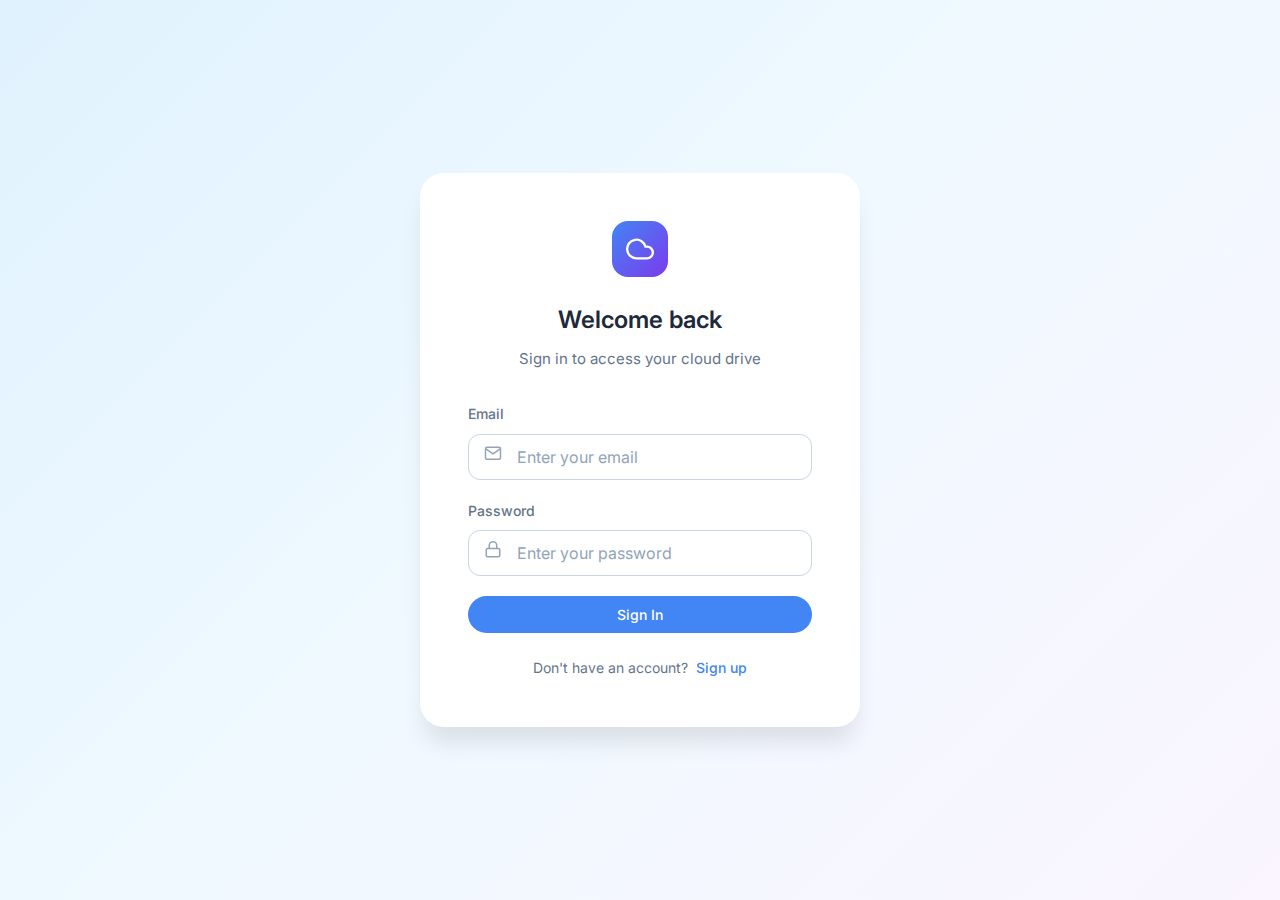
<file: frontend/index.html>
<!DOCTYPE html>
<html lang="en">

<head>
  <meta charset="UTF-8">
  <meta name="viewport" content="width=device-width, initial-scale=1.0">
  <title>Cloud Drive - AI Powered File Storage</title>
  <link rel="preconnect" href="https://fonts.googleapis.com">
  <link rel="preconnect" href="https://fonts.gstatic.com" crossorigin>
  <link href="https://fonts.googleapis.com/css2?family=Inter:wght@300;400;500;600;700&display=swap" rel="stylesheet">
  <link rel="stylesheet" href="styles.css">
  <link rel="icon"
    href="data:image/svg+xml,<svg xmlns='http://www.w3.org/2000/svg' viewBox='0 0 100 100'><text y='.9em' font-size='90'>☁️</text></svg>">
</head>

<body>
  <!-- Auth Container -->
  <div id="auth-container" class="auth-container">
    <div class="auth-card">
      <div class="auth-logo">
        <svg width="28" height="28" viewBox="0 0 24 24" fill="none" stroke="white" stroke-width="2">
          <path d="M18 10h-1.26A8 8 0 1 0 9 20h9a5 5 0 0 0 0-10z"></path>
        </svg>
      </div>
      <h1 class="auth-title" id="auth-title">Welcome back</h1>
      <p class="auth-subtitle" id="auth-subtitle">Sign in to access your cloud drive</p>

      <div id="auth-error" class="alert alert-error" style="display: none;"></div>

      <form id="auth-form">
        <div class="form-group">
          <label class="form-label">Email</label>
          <div class="input-with-icon">
            <span class="input-icon">
              <svg width="18" height="18" viewBox="0 0 24 24" fill="none" stroke="currentColor" stroke-width="2">
                <path d="M4 4h16c1.1 0 2 .9 2 2v12c0 1.1-.9 2-2 2H4c-1.1 0-2-.9-2-2V6c0-1.1.9-2 2-2z"></path>
                <polyline points="22,6 12,13 2,6"></polyline>
              </svg>
            </span>
            <input type="email" id="email" class="form-input" placeholder="Enter your email" required>
          </div>
        </div>

        <div class="form-group">
          <label class="form-label">Password</label>
          <div class="input-with-icon">
            <span class="input-icon">
              <svg width="18" height="18" viewBox="0 0 24 24" fill="none" stroke="currentColor" stroke-width="2">
                <rect x="3" y="11" width="18" height="11" rx="2" ry="2"></rect>
                <path d="M7 11V7a5 5 0 0 1 10 0v4"></path>
              </svg>
            </span>
            <input type="password" id="password" class="form-input" placeholder="Enter your password" required
              minlength="6">
          </div>
        </div>

        <button type="submit" class="btn btn-primary btn-full" id="auth-btn">
          Sign In
        </button>
      </form>

      <p class="auth-footer">
        <span id="auth-toggle-text">Don't have an account?</span>
        <a href="#" id="auth-toggle">Sign up</a>
      </p>
    </div>
  </div>

  <!-- Dashboard Container -->
  <div id="dashboard-container" class="app-container" style="display: none;">
    <!-- Navbar -->
    <nav class="navbar">
      <div class="navbar-brand">
        <div class="navbar-logo">
          <svg width="22" height="22" viewBox="0 0 24 24" fill="none" stroke="white" stroke-width="2">
            <path d="M18 10h-1.26A8 8 0 1 0 9 20h9a5 5 0 0 0 0-10z"></path>
          </svg>
        </div>
        <span>Cloud Drive</span>
      </div>
      <div class="navbar-actions">
        <div class="profile-dropdown">
          <button class="btn btn-secondary profile-toggle" id="profile-toggle">
            <svg width="18" height="18" viewBox="0 0 24 24" fill="none" stroke="currentColor" stroke-width="2"
              style="margin-right: 6px;">
              <path d="M20 21v-2a4 4 0 0 0-4-4H8a4 4 0 0 0-4 4v2"></path>
              <circle cx="12" cy="7" r="4"></circle>
            </svg>
            Profile
            <svg width="16" height="16" viewBox="0 0 24 24" fill="none" stroke="currentColor" stroke-width="2"
              style="margin-left: 6px;">
              <polyline points="6 9 12 15 18 9"></polyline>
            </svg>
          </button>
          <div class="profile-menu" id="profile-menu">
            <button class="profile-menu-item" id="user-profile-btn">
              <svg width="18" height="18" viewBox="0 0 24 24" fill="none" stroke="currentColor" stroke-width="2">
                <path d="M20 21v-2a4 4 0 0 0-4-4H8a4 4 0 0 0-4 4v2"></path>
                <circle cx="12" cy="7" r="4"></circle>
              </svg>
              User Profile
            </button>
            <div class="profile-menu-divider"></div>
            <button class="profile-menu-item" id="logout-btn">
              <svg width="18" height="18" viewBox="0 0 24 24" fill="none" stroke="currentColor" stroke-width="2">
                <path d="M9 21H5a2 2 0 0 1-2-2V5a2 2 0 0 1 2-2h4"></path>
                <polyline points="16 17 21 12 16 7"></polyline>
                <line x1="21" y1="12" x2="9" y2="12"></line>
              </svg>
              Sign Out
            </button>
          </div>
        </div>
      </div>
    </nav>

    <!-- Main Layout -->
    <div class="dashboard">
      <!-- Sidebar -->
      <aside class="sidebar">
        <div class="sidebar-section">
          <button class="btn btn-primary btn-full" id="upload-btn" style="margin-bottom: 24px;">
            <svg width="20" height="20" viewBox="0 0 24 24" fill="none" stroke="currentColor" stroke-width="2">
              <line x1="12" y1="5" x2="12" y2="19"></line>
              <line x1="5" y1="12" x2="19" y2="12"></line>
            </svg>
            New Upload
          </button>

          <nav class="sidebar-nav">
            <div class="sidebar-item active" data-tab="files">
              <svg class="sidebar-item-icon" viewBox="0 0 24 24" fill="none" stroke="currentColor" stroke-width="2">
                <path d="M22 19a2 2 0 0 1-2 2H4a2 2 0 0 1-2-2V5a2 2 0 0 1 2-2h5l2 3h9a2 2 0 0 1 2 2z"></path>
              </svg>
              My Files
            </div>
            <div class="sidebar-item" data-tab="chat">
              <svg class="sidebar-item-icon" viewBox="0 0 24 24" fill="none" stroke="currentColor" stroke-width="2">
                <path d="M21 15a2 2 0 0 1-2 2H7l-4 4V5a2 2 0 0 1 2-2h14a2 2 0 0 1 2 2z"></path>
              </svg>
              AI Assistant
            </div>
          </nav>
        </div>

        <div class="sidebar-section">
          <div class="sidebar-title">Storage</div>
          <div style="padding: 0 12px;">
            <div class="storage-bar">
              <div class="storage-fill" id="storage-fill"></div>
            </div>
            <p class="storage-text"><span id="file-count">0</span> files uploaded</p>
          </div>
        </div>
      </aside>

      <!-- Main Content -->
      <main class="main-content">
        <!-- Files Tab -->
        <div id="files-tab">
          <!-- Upload Zone -->
          <div class="upload-zone" id="upload-zone">
            <input type="file" id="file-input" accept=".pdf,.txt,.md" style="display: none;">
            <div class="upload-icon">
              <svg width="28" height="28" viewBox="0 0 24 24" fill="none" stroke="currentColor" stroke-width="2">
                <path d="M21 15v4a2 2 0 0 1-2 2H5a2 2 0 0 1-2-2v-4"></path>
                <polyline points="17 8 12 3 7 8"></polyline>
                <line x1="12" y1="3" x2="12" y2="15"></line>
              </svg>
            </div>
            <p class="upload-title">Drop files here or <span class="text-accent">browse</span></p>
            <p class="upload-subtitle">Supports PDF, TXT, Markdown • Max 50MB</p>
          </div>

          <!-- Upload Progress -->
          <div id="upload-progress" class="upload-progress" style="display: none;">
            <div class="upload-progress-bar">
              <div class="upload-progress-fill" id="progress-fill"></div>
            </div>
            <p class="upload-progress-text">Uploading... <span id="progress-percent">0</span>%</p>
          </div>

          <!-- Files Grid -->
          <div id="files-section" style="margin-top: 24px;">
            <div class="section-header">
              <h2 class="section-title">Recent Files</h2>
              <button class="btn btn-ghost" id="refresh-btn">
                <svg width="16" height="16" viewBox="0 0 24 24" fill="none" stroke="currentColor" stroke-width="2">
                  <polyline points="23 4 23 10 17 10"></polyline>
                  <path d="M20.49 15a9 9 0 1 1-2.12-9.36L23 10"></path>
                </svg>
              </button>
            </div>
            <div id="files-grid" class="files-grid"></div>
            <div id="empty-state" class="empty-state">
              <div class="empty-icon">
                <svg width="40" height="40" viewBox="0 0 24 24" fill="none" stroke="currentColor" stroke-width="1.5">
                  <path d="M22 19a2 2 0 0 1-2 2H4a2 2 0 0 1-2-2V5a2 2 0 0 1 2-2h5l2 3h9a2 2 0 0 1 2 2z"></path>
                </svg>
              </div>
              <h3>No files yet</h3>
              <p>Upload your first file to get started</p>
            </div>
          </div>
        </div>

        <!-- Chat Tab -->
        <div id="chat-tab" style="display: none;">
          <div class="chat-container">
            <div class="chat-header">
              <div class="chat-header-content">
                <div class="chat-avatar">
                  <svg width="20" height="20" viewBox="0 0 24 24" fill="none" stroke="white" stroke-width="2">
                    <path d="M21 15a2 2 0 0 1-2 2H7l-4 4V5a2 2 0 0 1 2-2h14a2 2 0 0 1 2 2z"></path>
                  </svg>
                </div>
                <div>
                  <h3>AI Assistant</h3>
                  <p>Ask questions about your documents</p>
                </div>
              </div>
            </div>

            <!-- Document Selector -->
            <div class="doc-selector" id="doc-selector">
              <div class="doc-selector-header">
                <span class="doc-selector-title">📄 Search in: <span id="selected-count">All documents</span></span>
                <div class="doc-selector-actions">
                  <button class="btn-link" id="select-all-docs">Select All</button>
                  <button class="btn-link" id="clear-all-docs">Clear All</button>
                </div>
              </div>
              <div class="doc-selector-list" id="doc-list"></div>
            </div>

            <div class="chat-messages" id="chat-messages">
              <div class="chat-empty">
                <div class="chat-empty-icon">
                  <svg width="32" height="32" viewBox="0 0 24 24" fill="none" stroke="currentColor" stroke-width="1.5">
                    <circle cx="12" cy="12" r="10"></circle>
                    <path d="M9.09 9a3 3 0 0 1 5.83 1c0 2-3 3-3 3"></path>
                    <line x1="12" y1="17" x2="12.01" y2="17"></line>
                  </svg>
                </div>
                <h3>How can I help you?</h3>
                <p>I can answer questions about your uploaded documents</p>
                <div class="chat-suggestions">
                  <button class="btn btn-secondary suggestion-btn">Summarize my files</button>
                  <button class="btn btn-secondary suggestion-btn">Find key points</button>
                  <button class="btn btn-secondary suggestion-btn">Search for topics</button>
                </div>
              </div>
            </div>

            <div class="chat-input-container">
              <form id="chat-form" class="chat-input-wrapper">
                <input type="text" id="chat-input" class="chat-input"
                  placeholder="Ask a question about your documents..." disabled>
                <button type="submit" class="btn btn-primary btn-icon chat-send-btn" disabled>
                  <svg width="20" height="20" viewBox="0 0 24 24" fill="none" stroke="currentColor" stroke-width="2">
                    <line x1="22" y1="2" x2="11" y2="13"></line>
                    <polygon points="22 2 15 22 11 13 2 9 22 2"></polygon>
                  </svg>
                </button>
              </form>
            </div>
          </div>
        </div>


    </div>
  </div>

  <!-- Toast -->
  <div id="toast" class="toast"></div>

  <!-- Profile Modal -->
  <div id="profile-modal" class="modal-overlay">
    <div class="modal-content">
      <div class="modal-header">
        <h2 class="modal-title">User Profile</h2>
        <button class="modal-close" onclick="closeProfileModal()">
          <svg width="24" height="24" viewBox="0 0 24 24" fill="none" stroke="currentColor" stroke-width="2">
            <line x1="18" y1="6" x2="6" y2="18"></line>
            <line x1="6" y1="6" x2="18" y2="18"></line>
          </svg>
        </button>
      </div>
      <div id="profile-details">
        <div style="text-align: center; margin-bottom: 24px;">
          <div class="chat-avatar" style="width: 80px; height: 80px; margin: 0 auto 16px; font-size: 32px;">
            👤
          </div>
          <h3 id="profile-email" style="font-size: 1.125rem;">loading...</h3>
          <p id="profile-role" style="color: var(--text-muted); font-size: 0.875rem;">User</p>
        </div>
        <div style="background: var(--bg-tertiary); padding: 16px; border-radius: var(--radius-md);">
          <div style="display: flex; justify-content: space-between; margin-bottom: 8px;">
            <span style="color: var(--text-secondary);">Member since</span>
            <strong id="profile-date">-</strong>
          </div>
        </div>
      </div>
    </div>
  </div>

  <script src="app.js"></script>
</body>

</html>
</file>
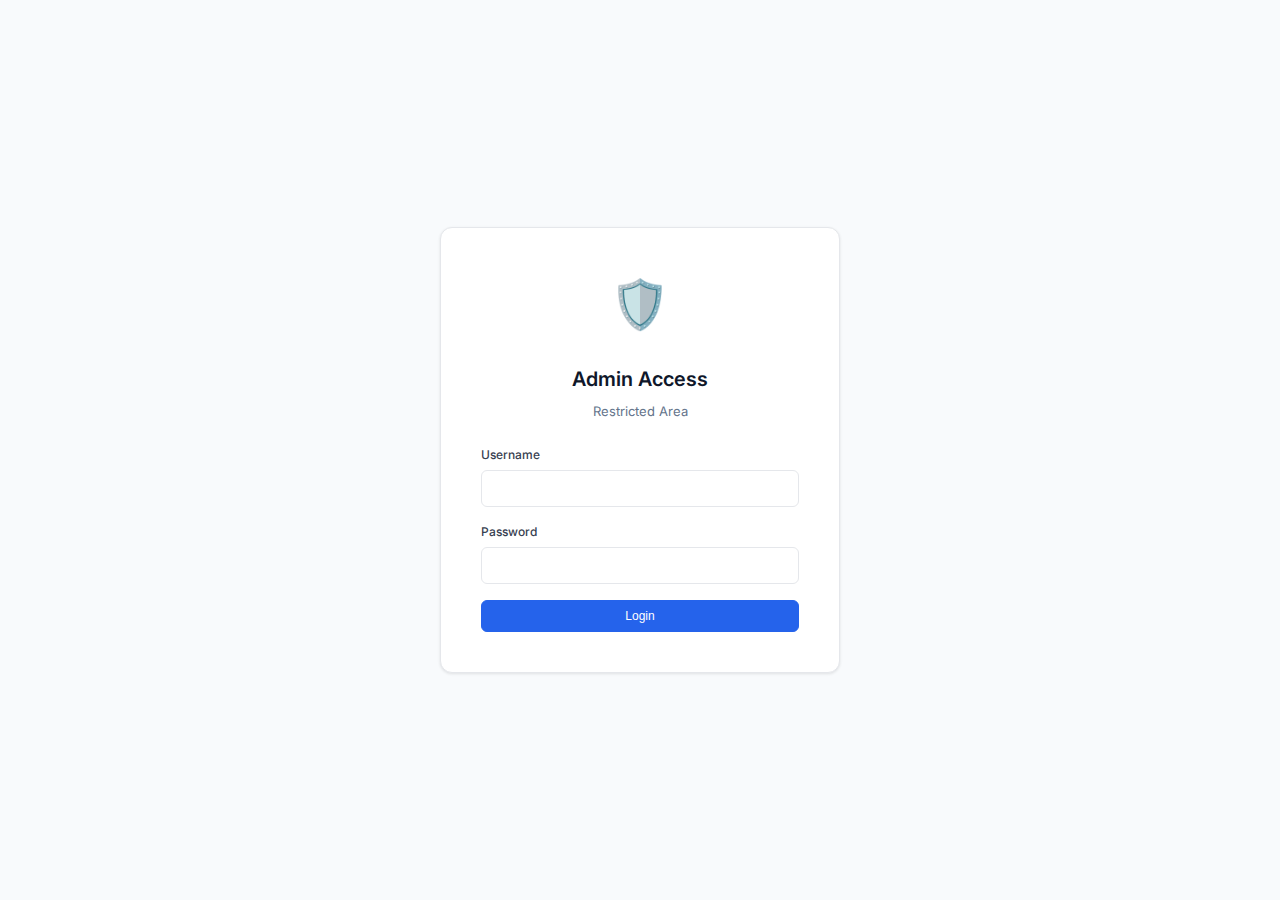
<file: frontend/admin.html>
<!DOCTYPE html>
<html lang="en">

<head>
    <meta charset="UTF-8">
    <meta name="viewport" content="width=device-width, initial-scale=1.0">
    <title>Admin Dashboard - AI Cloud Drive</title>
    <link href="https://fonts.googleapis.com/css2?family=Inter:wght@400;500;600&display=swap" rel="stylesheet">
    <style>
        :root {
            --bg: #F8FAFC;
            --bg-card: #FFFFFF;
            --border: #E5E7EB;
            --border-light: #F1F5F9;
            --text: #0F172A;
            --text-secondary: #374151;
            --text-muted: #64748B;
            --text-faint: #94A3B8;
            --accent: #2563EB;
            --success: #16A34A;
            --error: #DC2626;
        }

        * {
            margin: 0;
            padding: 0;
            box-sizing: border-box;
        }

        body {
            font-family: 'Inter', -apple-system, sans-serif;
            background: var(--bg);
            color: var(--text);
            font-size: 13px;
            line-height: 1.5;
        }

        .container {
            max-width: 1400px;
            margin: 0 auto;
            padding: 24px;
        }

        /* Header */
        .header {
            display: flex;
            justify-content: space-between;
            align-items: center;
            margin-bottom: 24px;
            padding-bottom: 16px;
            border-bottom: 1px solid var(--border);
        }

        .header h1 {
            font-size: 18px;
            font-weight: 600;
            margin-bottom: 2px;
        }

        .header-subtitle {
            font-size: 12px;
            color: var(--text-muted);
        }

        .btn {
            padding: 8px 16px;
            font-size: 12px;
            border: 1px solid var(--border);
            border-radius: 6px;
            background: var(--bg-card);
            color: var(--text-secondary);
            cursor: pointer;
            font-weight: 500;
            transition: all 0.2s;
        }

        .btn:hover {
            background: var(--bg);
        }

        .btn-primary {
            background: var(--accent);
            color: white;
            border-color: var(--accent);
        }

        .btn-primary:hover {
            background: #1d4ed8;
        }

        /* Login Container */
        .admin-login-container {
            display: flex;
            height: 100vh;
            align-items: center;
            justify-content: center;
            background: var(--bg);
        }

        .auth-card {
            background: var(--bg-card);
            border: 1px solid var(--border);
            border-radius: 12px;
            padding: 40px;
            width: 100%;
            max-width: 400px;
            box-shadow: 0 1px 3px rgba(0, 0, 0, 0.1);
        }

        .auth-logo {
            text-align: center;
            margin-bottom: 24px;
        }

        .auth-title {
            font-size: 20px;
            font-weight: 600;
            text-align: center;
            margin-bottom: 8px;
        }

        .auth-subtitle {
            font-size: 13px;
            color: var(--text-muted);
            text-align: center;
            margin-bottom: 24px;
        }

        .form-group {
            margin-bottom: 16px;
        }

        .form-label {
            display: block;
            font-size: 12px;
            font-weight: 500;
            color: var(--text-secondary);
            margin-bottom: 6px;
        }

        .form-input {
            width: 100%;
            padding: 10px 12px;
            font-size: 13px;
            border: 1px solid var(--border);
            border-radius: 6px;
            background: var(--bg-card);
            color: var(--text);
        }

        .form-input:focus {
            outline: none;
            border-color: var(--accent);
        }

        .alert {
            padding: 10px 14px;
            border-radius: 6px;
            font-size: 12px;
            margin-bottom: 16px;
        }

        .alert-error {
            background: #FEF2F2;
            border: 1px solid #FECACA;
            color: #991B1B;
        }

        /* KPI Grid */
        .kpi-grid {
            display: grid;
            grid-template-columns: repeat(3, 1fr);
            gap: 16px;
            margin-bottom: 24px;
        }

        .kpi-card {
            background: var(--bg-card);
            border: 1px solid var(--border);
            border-radius: 8px;
            padding: 20px;
        }

        .kpi-value {
            font-size: 32px;
            font-weight: 600;
            color: var(--text);
            line-height: 1;
        }

        .kpi-label {
            font-size: 12px;
            color: var(--text-muted);
            text-transform: uppercase;
            letter-spacing: 0.5px;
            margin-top: 8px;
        }

        /* Table */
        .table-card {
            background: var(--bg-card);
            border: 1px solid var(--border);
            border-radius: 8px;
            overflow: hidden;
        }

        .table-toolbar {
            padding: 14px 20px;
            border-bottom: 1px solid var(--border);
            display: flex;
            justify-content: space-between;
            align-items: center;
            background: var(--bg);
        }

        .table-title {
            font-size: 13px;
            font-weight: 600;
            color: var(--text-secondary);
        }

        table {
            width: 100%;
            border-collapse: collapse;
        }

        th {
            text-align: left;
            padding: 12px 20px;
            font-size: 11px;
            font-weight: 600;
            color: var(--text-muted);
            text-transform: uppercase;
            letter-spacing: 0.5px;
            background: var(--bg);
            border-bottom: 1px solid var(--border);
        }

        td {
            padding: 16px 20px;
            font-size: 13px;
            border-bottom: 1px solid var(--border-light);
            color: var(--text-secondary);
        }

        tr:last-child td {
            border-bottom: none;
        }

        tr:hover {
            background: var(--bg);
        }

        .file-badge {
            display: inline-block;
            padding: 4px 8px;
            font-size: 11px;
            background: var(--border-light);
            border-radius: 4px;
            margin: 2px;
            cursor: pointer;
            transition: all 0.2s;
        }

        .file-badge:hover {
            background: var(--accent);
            color: white;
        }

        .btn-small {
            padding: 6px 12px;
            font-size: 11px;
            border-radius: 4px;
        }

        /* Modal */
        .modal {
            display: none;
            position: fixed;
            top: 0;
            left: 0;
            width: 100%;
            height: 100%;
            background: rgba(0, 0, 0, 0.5);
            z-index: 1000;
            align-items: center;
            justify-content: center;
        }

        .modal-content {
            background: white;
            border-radius: 12px;
            width: 90%;
            max-width: 800px;
            max-height: 80vh;
            overflow-y: auto;
            padding: 24px;
            box-shadow: 0 10px 40px rgba(0, 0, 0, 0.2);
        }

        .modal-header {
            display: flex;
            justify-content: space-between;
            align-items: center;
            margin-bottom: 20px;
            padding-bottom: 16px;
            border-bottom: 1px solid var(--border);
        }

        .modal-header h3 {
            font-size: 16px;
            font-weight: 600;
        }

        .close {
            cursor: pointer;
            font-size: 24px;
            color: var(--text-muted);
        }

        .close:hover {
            color: var(--text);
        }

        .chat-message {
            margin-bottom: 16px;
            padding: 12px;
            border-radius: 8px;
            border-left: 3px solid var(--accent);
            background: var(--bg);
        }

        .chat-query {
            font-weight: 500;
            color: var(--text);
            margin-bottom: 6px;
        }

        .chat-answer {
            color: var(--text-secondary);
            font-size: 12px;
        }

        .chat-time {
            font-size: 11px;
            color: var(--text-faint);
            margin-top: 6px;
        }

        .empty-state {
            text-align: center;
            padding: 40px;
            color: var(--text-faint);
            font-size: 13px;
        }

        .text-muted {
            color: var(--text-muted);
        }

        .toast {
            position: fixed;
            bottom: 24px;
            right: 24px;
            background: var(--text);
            color: white;
            padding: 12px 20px;
            border-radius: 8px;
            font-size: 13px;
            opacity: 0;
            transition: opacity 0.3s;
            z-index: 2000;
        }

        .toast.show {
            opacity: 1;
        }

        .toast.error {
            background: var(--error);
        }

        .badge {
            display: inline-block;
            padding: 2px 6px;
            border-radius: 4px;
            font-size: 10px;
            font-weight: 600;
            text-transform: uppercase;
        }

        .badge.success {
            background: #DCFCE7;
            color: #166534;
        }

        .badge.error {
            background: #FEF2F2;
            color: #991B1B;
        }

        .badge.warning {
            background: #FEF9C3;
            color: #854D0E;
        }
    </style>
</head>

<body>
    <!-- Login -->
    <div id="admin-login-container" class="admin-login-container">
        <div class="auth-card">
            <div class="auth-logo">
                <span style="font-size: 48px;">🛡️</span>
            </div>
            <h1 class="auth-title">Admin Access</h1>
            <p class="auth-subtitle">Restricted Area</p>
            <div id="auth-error" class="alert alert-error" style="display: none;"></div>
            <form id="admin-login-form">
                <div class="form-group">
                    <label class="form-label">Username</label>
                    <input type="text" id="admin-username" class="form-input" required>
                </div>
                <div class="form-group">
                    <label class="form-label">Password</label>
                    <input type="password" id="admin-password" class="form-input" required>
                </div>
                <button type="submit" class="btn btn-primary" style="width: 100%;">Login</button>
            </form>
        </div>
    </div>

    <!-- Dashboard -->
    <div id="admin-dashboard" style="display: none;">
        <div class="container">
            <header class="header">
                <div>
                    <h1>🛡️ Admin Dashboard</h1>
                    <div class="header-subtitle">User Management & Analytics</div>
                </div>
                <button class="btn" id="logout-btn">Sign Out</button>
            </header>

            <!-- KPIs -->
            <div class="kpi-grid">
                <div class="kpi-card">
                    <div class="kpi-value" id="totalUsers">—</div>
                    <div class="kpi-label">Total Users</div>
                </div>
                <div class="kpi-card">
                    <div class="kpi-value" id="totalFiles">—</div>
                    <div class="kpi-label">Total Files</div>
                </div>
                <div class="kpi-card">
                    <div class="kpi-value" id="totalChats">—</div>
                    <div class="kpi-label">Total Queries</div>
                </div>
            </div>

            <!-- Users Table -->
            <div class="table-card">
                <div class="table-toolbar">
                    <span class="table-title">All Users</span>
                    <input type="text" id="searchUsers" placeholder="Search users..."
                        style="padding: 6px 12px; border: 1px solid var(--border); border-radius: 6px; font-size: 12px;"
                        oninput="filterUsers()">
                </div>
                <table>
                    <thead>
                        <tr>
                            <th>User</th>
                            <th>Status</th>
                            <th>Usage</th>
                            <th>Last Login</th>
                            <th>Actions</th>
                        </tr>
                    </thead>
                    <tbody id="usersTable">
                        <tr>
                            <td colspan="5" class="empty-state">Loading users...</td>
                        </tr>
                    </tbody>
                </table>
            </div>

            <!-- Files Table -->
            <div class="table-card" style="margin-top: 24px;">
                <div class="table-toolbar">
                    <span class="table-title">All Files</span>
                    <input type="text" id="searchFiles" placeholder="Search files..."
                        style="padding: 6px 12px; border: 1px solid var(--border); border-radius: 6px; font-size: 12px;"
                        oninput="filterFiles()">
                </div>
                <table>
                    <thead>
                        <tr>
                            <th>Filename</th>
                            <th>Owner</th>
                            <th>Size</th>
                            <th>Type</th>
                            <th>Uploaded</th>
                            <th>Actions</th>
                        </tr>
                    </thead>
                    <tbody id="filesTable">
                        <tr>
                            <td colspan="6" class="empty-state">Loading files...</td>
                        </tr>
                    </tbody>
                </table>
            </div>

            <!-- Audit Logs -->
            <div class="table-card" style="margin-top: 24px;">
                <div class="table-toolbar">
                    <span class="table-title">Audit Logs</span>
                </div>
                <table>
                    <thead>
                        <tr>
                            <th>Time</th>
                            <th>Actor</th>
                            <th>Action</th>
                            <th>Target</th>
                            <th>Details</th>
                        </tr>
                    </thead>
                    <tbody id="auditTable">
                        <tr>
                            <td colspan="5" class="empty-state">Loading logs...</td>
                        </tr>
                    </tbody>
                </table>
            </div>
        </div>
    </div>

    <!-- Chat Modal -->
    <div id="chatModal" class="modal">
        <div class="modal-content">
            <div class="modal-header">
                <h3 id="chatModalTitle">User Chats</h3>
                <span class="close" onclick="closeChatModal()">&times;</span>
            </div>
            <div id="chatModalContent">
                <div class="empty-state">Loading chats...</div>
            </div>
        </div>
    </div>

    <!-- Profile Modal -->
    <div id="profileModal" class="modal">
        <div class="modal-content" style="max-width: 600px;">
            <div class="modal-header">
                <h3 id="profileModalTitle">User Profile</h3>
                <span class="close" onclick="closeProfileModal()">&times;</span>
            </div>
            <div id="profileModalContent">
                <div class="empty-state">Loading profile...</div>
            </div>
        </div>
    </div>

    <div id="toast" class="toast"></div>

    <script src="admin.js?v=3"></script>
</body>

</html>
</file>
<file: frontend/styles.css>
@import url('https://fonts.googleapis.com/css2?family=Inter:wght@300;400;500;600;700&display=swap');

* {
    margin: 0;
    padding: 0;
    box-sizing: border-box;
}

:root {
    --bg-primary: #f8fafc;
    --bg-secondary: #ffffff;
    --bg-tertiary: #f1f5f9;
    --bg-hover: #e2e8f0;
    --text-primary: #1e293b;
    --text-secondary: #64748b;
    --text-muted: #94a3b8;
    --accent-blue: #4285f4;
    --accent-blue-hover: #3b78e7;
    --accent-green: #34a853;
    --accent-yellow: #fbbc04;
    --accent-red: #ea4335;
    --border-light: #e2e8f0;
    --border-medium: #cbd5e1;
    --shadow-sm: 0 1px 2px rgba(0, 0, 0, 0.05);
    --shadow-md: 0 4px 6px -1px rgba(0, 0, 0, 0.1);
    --shadow-lg: 0 10px 15px -3px rgba(0, 0, 0, 0.1);
    --shadow-xl: 0 20px 25px -5px rgba(0, 0, 0, 0.1);
    --radius-sm: 8px;
    --radius-md: 12px;
    --radius-lg: 16px;
    --radius-xl: 24px;
    --radius-full: 9999px;
}

body {
    font-family: 'Inter', -apple-system, BlinkMacSystemFont, sans-serif;
    background: var(--bg-primary);
    color: var(--text-primary);
    line-height: 1.6;
    -webkit-font-smoothing: antialiased;
}

/* Buttons */
.btn {
    display: inline-flex;
    align-items: center;
    justify-content: center;
    gap: 8px;
    padding: 10px 20px;
    font-size: 0.875rem;
    font-weight: 500;
    font-family: inherit;
    border-radius: var(--radius-full);
    border: none;
    cursor: pointer;
    transition: all 0.2s ease;
    text-decoration: none;
}

.btn-primary {
    background: var(--accent-blue);
    color: white;
}

.btn-primary:hover {
    background: var(--accent-blue-hover);
    box-shadow: var(--shadow-md);
}

.btn-primary:disabled {
    opacity: 0.6;
    cursor: not-allowed;
}

.btn-secondary {
    background: var(--bg-tertiary);
    color: var(--text-primary);
}

.btn-secondary:hover {
    background: var(--bg-hover);
}

.btn-ghost {
    background: transparent;
    color: var(--text-secondary);
}

.btn-ghost:hover {
    background: var(--bg-tertiary);
}

.btn-icon {
    width: 48px;
    height: 48px;
    padding: 0;
}

.btn-full {
    width: 100%;
}

/* Forms */
.form-group {
    margin-bottom: 20px;
}

.form-label {
    display: block;
    font-size: 0.875rem;
    font-weight: 500;
    color: var(--text-secondary);
    margin-bottom: 8px;
}

.form-input {
    width: 100%;
    padding: 12px 16px;
    font-size: 1rem;
    font-family: inherit;
    border: 1px solid var(--border-medium);
    border-radius: var(--radius-md);
    background: var(--bg-secondary);
    color: var(--text-primary);
    transition: all 0.2s ease;
}

.form-input:focus {
    outline: none;
    border-color: var(--accent-blue);
    box-shadow: 0 0 0 3px rgba(66, 133, 244, 0.15);
}

.form-input::placeholder {
    color: var(--text-muted);
}

.input-with-icon {
    position: relative;
}

.input-icon {
    position: absolute;
    left: 16px;
    top: 50%;
    transform: translateY(-50%);
    color: var(--text-muted);
}

.input-with-icon .form-input {
    padding-left: 48px;
}

/* Alerts */
.alert {
    padding: 12px 16px;
    border-radius: var(--radius-md);
    font-size: 0.875rem;
    margin-bottom: 16px;
}

.alert-error {
    background: #fef2f2;
    color: #991b1b;
    border: 1px solid #fecaca;
}

.alert-success {
    background: #f0fdf4;
    color: #166534;
    border: 1px solid #bbf7d0;
}

/* Auth */
.auth-container {
    min-height: 100vh;
    display: flex;
    align-items: center;
    justify-content: center;
    background: linear-gradient(135deg, #e0f2fe 0%, #f0f9ff 50%, #faf5ff 100%);
    padding: 24px;
}

.auth-card {
    width: 100%;
    max-width: 440px;
    background: var(--bg-secondary);
    border-radius: var(--radius-xl);
    box-shadow: var(--shadow-xl);
    padding: 48px;
}

.auth-logo {
    width: 56px;
    height: 56px;
    background: linear-gradient(135deg, var(--accent-blue) 0%, #7c3aed 100%);
    border-radius: var(--radius-lg);
    display: flex;
    align-items: center;
    justify-content: center;
    margin: 0 auto 24px;
}

.auth-title {
    font-size: 1.5rem;
    font-weight: 600;
    text-align: center;
    margin-bottom: 8px;
}

.auth-subtitle {
    font-size: 0.9375rem;
    color: var(--text-secondary);
    text-align: center;
    margin-bottom: 32px;
}

.auth-footer {
    text-align: center;
    margin-top: 24px;
    font-size: 0.875rem;
    color: var(--text-secondary);
}

.auth-footer a {
    color: var(--accent-blue);
    text-decoration: none;
    font-weight: 500;
    margin-left: 4px;
}

.auth-footer a:hover {
    text-decoration: underline;
}

/* App Layout */
.app-container {
    min-height: 100vh;
    display: flex;
    flex-direction: column;
}

/* Navbar */
.navbar {
    background: var(--bg-secondary);
    border-bottom: 1px solid var(--border-light);
    padding: 12px 24px;
    display: flex;
    align-items: center;
    justify-content: space-between;
    position: sticky;
    top: 0;
    z-index: 100;
}

.navbar-brand {
    display: flex;
    align-items: center;
    gap: 12px;
    font-size: 1.25rem;
    font-weight: 600;
}

.navbar-logo {
    width: 40px;
    height: 40px;
    background: linear-gradient(135deg, var(--accent-blue) 0%, #7c3aed 100%);
    border-radius: var(--radius-md);
    display: flex;
    align-items: center;
    justify-content: center;
}

/* Dashboard */
.dashboard {
    display: flex;
    min-height: calc(100vh - 65px);
}

/* Sidebar */
.sidebar {
    width: 280px;
    background: var(--bg-secondary);
    border-right: 1px solid var(--border-light);
    padding: 24px 16px;
    flex-shrink: 0;
}

.sidebar-section {
    margin-bottom: 32px;
}

.sidebar-title {
    font-size: 0.75rem;
    font-weight: 600;
    color: var(--text-muted);
    text-transform: uppercase;
    letter-spacing: 0.05em;
    padding: 0 12px;
    margin-bottom: 8px;
}

.sidebar-nav {
    display: flex;
    flex-direction: column;
    gap: 4px;
}

.sidebar-item {
    display: flex;
    align-items: center;
    gap: 12px;
    padding: 12px;
    border-radius: var(--radius-md);
    color: var(--text-secondary);
    font-size: 0.9375rem;
    font-weight: 500;
    cursor: pointer;
    transition: all 0.2s ease;
}

.sidebar-item:hover {
    background: var(--bg-tertiary);
    color: var(--text-primary);
}

.sidebar-item.active {
    background: #e8f0fe;
    color: var(--accent-blue);
}

.sidebar-item-icon {
    width: 20px;
    height: 20px;
}

.storage-bar {
    height: 4px;
    background: var(--bg-hover);
    border-radius: 2px;
    overflow: hidden;
    margin-bottom: 8px;
}

.storage-fill {
    width: 0%;
    height: 100%;
    background: var(--accent-blue);
    transition: width 0.3s ease;
}

.storage-text {
    font-size: 0.75rem;
    color: var(--text-muted);
}

/* Main Content */
.main-content {
    flex: 1;
    padding: 24px 32px;
    background: var(--bg-primary);
}

/* Upload Zone */
.upload-zone {
    border: 2px dashed var(--border-medium);
    border-radius: var(--radius-lg);
    padding: 48px;
    text-align: center;
    cursor: pointer;
    transition: all 0.2s ease;
    background: var(--bg-secondary);
}

.upload-zone:hover,
.upload-zone.dragging {
    border-color: var(--accent-blue);
    background: #f0f7ff;
}

.upload-icon {
    width: 64px;
    height: 64px;
    margin: 0 auto 16px;
    background: var(--bg-tertiary);
    border-radius: var(--radius-full);
    display: flex;
    align-items: center;
    justify-content: center;
    color: var(--accent-blue);
}

.upload-title {
    font-size: 1rem;
    font-weight: 500;
    color: var(--text-primary);
    margin-bottom: 4px;
}

.upload-subtitle {
    font-size: 0.875rem;
    color: var(--text-muted);
}

.text-accent {
    color: var(--accent-blue);
}

.upload-progress {
    background: var(--bg-secondary);
    border-radius: var(--radius-md);
    padding: 16px;
    margin-top: 16px;
}

.upload-progress-bar {
    height: 4px;
    background: var(--bg-hover);
    border-radius: 2px;
    overflow: hidden;
}

.upload-progress-fill {
    height: 100%;
    background: var(--accent-blue);
    transition: width 0.2s;
}

.upload-progress-text {
    font-size: 0.875rem;
    color: var(--text-secondary);
    margin-top: 8px;
    text-align: center;
}

/* Files */
.section-header {
    display: flex;
    justify-content: space-between;
    align-items: center;
    margin-bottom: 16px;
}

.section-title {
    font-size: 1rem;
    font-weight: 600;
}

.files-grid {
    display: grid;
    grid-template-columns: repeat(auto-fill, minmax(200px, 1fr));
    gap: 16px;
}

.file-card {
    background: var(--bg-secondary);
    border: 1px solid var(--border-light);
    border-radius: var(--radius-lg);
    padding: 16px;
    transition: all 0.2s ease;
}

.file-card:hover {
    border-color: var(--accent-blue);
    box-shadow: var(--shadow-md);
}

.file-icon {
    width: 48px;
    height: 48px;
    border-radius: var(--radius-md);
    display: flex;
    align-items: center;
    justify-content: center;
    margin-bottom: 12px;
    font-size: 24px;
}

.file-icon.pdf {
    background: #fce4ec;
}

.file-icon.txt {
    background: #f3e5f5;
}

.file-icon.md {
    background: #e3f2fd;
}

.file-name {
    font-size: 0.875rem;
    font-weight: 500;
    color: var(--text-primary);
    margin-bottom: 4px;
    white-space: nowrap;
    overflow: hidden;
    text-overflow: ellipsis;
}

.file-meta {
    font-size: 0.75rem;
    color: var(--text-muted);
}

.file-footer {
    display: flex;
    gap: 4px;
    margin-top: 12px;
    padding-top: 12px;
    border-top: 1px solid var(--border-light);
    align-items: center;
}

.file-status {
    font-size: 0.7rem;
    display: flex;
    align-items: center;
    gap: 4px;
}

.file-status.indexed {
    color: var(--accent-green);
}

.file-status.processing {
    color: var(--accent-yellow);
}

.file-actions {
    margin-left: auto;
    display: flex;
    gap: 2px;
}

.file-action-btn {
    width: 28px;
    height: 28px;
    padding: 0;
    background: transparent;
    border: none;
    border-radius: var(--radius-sm);
    cursor: pointer;
    color: var(--text-muted);
    display: flex;
    align-items: center;
    justify-content: center;
    transition: all 0.2s;
}

.file-action-btn:hover {
    background: var(--bg-tertiary);
    color: var(--text-primary);
}

.file-action-btn.delete:hover {
    color: var(--accent-red);
}

/* Empty State */
.empty-state {
    text-align: center;
    padding: 64px 24px;
}

.empty-icon {
    width: 80px;
    height: 80px;
    margin: 0 auto 24px;
    background: var(--bg-tertiary);
    border-radius: 50%;
    display: flex;
    align-items: center;
    justify-content: center;
    color: var(--text-muted);
}

.empty-state h3 {
    font-size: 1.125rem;
    font-weight: 600;
    margin-bottom: 8px;
}

.empty-state p {
    color: var(--text-muted);
    font-size: 0.875rem;
}

/* Chat */
.chat-container {
    display: flex;
    flex-direction: column;
    height: calc(100vh - 150px);
    background: var(--bg-secondary);
    border-radius: var(--radius-lg);
    border: 1px solid var(--border-light);
    overflow: hidden;
}

.chat-header {
    padding: 16px 24px;
    border-bottom: 1px solid var(--border-light);
}

.chat-header-content {
    display: flex;
    align-items: center;
    gap: 12px;
}

.chat-avatar {
    width: 40px;
    height: 40px;
    background: linear-gradient(135deg, #7c3aed 0%, #4f46e5 100%);
    border-radius: var(--radius-md);
    display: flex;
    align-items: center;
    justify-content: center;
}

.chat-header h3 {
    font-size: 1rem;
    font-weight: 600;
}

.chat-header p {
    font-size: 0.75rem;
    color: var(--text-muted);
}

.chat-messages {
    flex: 1;
    overflow-y: auto;
    padding: 24px;
}

.chat-empty {
    text-align: center;
    padding: 48px 24px;
}

.chat-empty-icon {
    width: 64px;
    height: 64px;
    margin: 0 auto 20px;
    background: linear-gradient(135deg, #f5f3ff 0%, #ede9fe 100%);
    border-radius: 50%;
    display: flex;
    align-items: center;
    justify-content: center;
    color: #7c3aed;
}

.chat-empty h3 {
    font-size: 1.125rem;
    font-weight: 600;
    margin-bottom: 8px;
}

.chat-empty p {
    color: var(--text-muted);
    font-size: 0.875rem;
    margin-bottom: 24px;
}

.chat-suggestions {
    display: flex;
    flex-wrap: wrap;
    gap: 8px;
    justify-content: center;
}

.suggestion-btn {
    font-size: 0.8125rem;
    padding: 8px 16px;
}

.chat-message {
    max-width: 80%;
    margin-bottom: 16px;
}

.chat-message.user {
    margin-left: auto;
}

.message-bubble {
    padding: 12px 16px;
    border-radius: var(--radius-lg);
    font-size: 0.9375rem;
}

.chat-message.user .message-bubble {
    background: var(--accent-blue);
    color: white;
    border-bottom-right-radius: 4px;
}

.chat-message.assistant .message-bubble {
    background: var(--bg-tertiary);
    color: var(--text-primary);
    border-bottom-left-radius: 4px;
}

.chat-input-container {
    padding: 16px 24px;
    border-top: 1px solid var(--border-light);
}

.chat-input-wrapper {
    display: flex;
    gap: 12px;
}

.chat-input {
    flex: 1;
    padding: 14px 20px;
    border: 1px solid var(--border-medium);
    border-radius: var(--radius-full);
    font-size: 0.9375rem;
    font-family: inherit;
    background: var(--bg-primary);
}

.chat-input:focus {
    outline: none;
    border-color: var(--accent-blue);
}

.chat-input:disabled {
    background: var(--bg-tertiary);
}

.chat-send-btn {
    flex-shrink: 0;
}

.typing-indicator {
    display: flex;
    gap: 4px;
    padding: 12px 16px;
}

.typing-dot {
    width: 8px;
    height: 8px;
    background: var(--accent-blue);
    border-radius: 50%;
    animation: typing 1.4s infinite ease-in-out both;
}

.typing-dot:nth-child(2) {
    animation-delay: 0.15s;
}

.typing-dot:nth-child(3) {
    animation-delay: 0.3s;
}

@keyframes typing {

    0%,
    80%,
    100% {
        transform: scale(0.6);
        opacity: 0.4;
    }

    40% {
        transform: scale(1);
        opacity: 1;
    }
}

/* Toast */
.toast {
    position: fixed;
    bottom: 24px;
    right: 24px;
    background: var(--text-primary);
    color: white;
    padding: 12px 24px;
    border-radius: var(--radius-md);
    font-size: 0.875rem;
    box-shadow: var(--shadow-lg);
    transform: translateY(100px);
    opacity: 0;
    transition: all 0.3s ease;
    z-index: 1000;
}

.toast.show {
    transform: translateY(0);
    opacity: 1;
}

/* Loading */
.loading {
    display: inline-block;
    width: 20px;
    height: 20px;
    border: 2px solid rgba(255, 255, 255, 0.3);
    border-radius: 50%;
    border-top-color: white;
    animation: spin 1s ease-in-out infinite;
}

@keyframes spin {
    to {
        transform: rotate(360deg);
    }
}

/* Audit Button */
.btn-audit {
    display: inline-flex;
    align-items: center;
    gap: 6px;
    padding: 6px 12px;
    background: white;
    border: 1px solid var(--border-medium);
    border-radius: var(--radius-full);
    font-size: 0.75rem;
    font-weight: 500;
    color: var(--text-secondary);
    cursor: pointer;
    transition: all 0.2s;
    margin-top: 4px;
}

.btn-audit:hover {
    background: #f0fdf4;
    border-color: var(--accent-green);
    color: var(--accent-green);
}

.btn-audit:disabled {
    opacity: 0.7;
    cursor: wait;
}

.audit-score {
    font-size: 0.75rem;
    padding: 6px 12px;
    margin-top: 4px;
}



@keyframes spin {
    to {
        transform: rotate(360deg);
    }
}

/* Modal */
.modal-overlay {
    position: fixed;
    top: 0;
    left: 0;
    width: 100%;
    height: 100%;
    background: rgba(0, 0, 0, 0.5);
    display: flex;
    align-items: center;
    justify-content: center;
    z-index: 2000;
    backdrop-filter: blur(4px);
    opacity: 0;
    visibility: hidden;
    transition: all 0.3s ease;
}

.modal-overlay.show {
    opacity: 1;
    visibility: visible;
}

.modal-content {
    background: var(--bg-secondary);
    border-radius: var(--radius-xl);
    width: 100%;
    max-width: 400px;
    padding: 32px;
    transform: scale(0.9);
    transition: all 0.3s ease;
    box-shadow: var(--shadow-xl);
}

.modal-overlay.show .modal-content {
    transform: scale(1);
}

.modal-header {
    display: flex;
    justify-content: space-between;
    align-items: center;
    margin-bottom: 24px;
}

.modal-title {
    font-size: 1.25rem;
    font-weight: 600;
}

.modal-close {
    background: transparent;
    border: none;
    cursor: pointer;
    color: var(--text-muted);
}


/* Mobile Nav */
.mobile-nav {
    display: none;
    position: fixed;
    bottom: 0;
    left: 0;
    width: 100%;
    background: var(--bg-secondary);
    border-top: 1px solid var(--border-light);
    padding: 10px 0;
    justify-content: space-around;
    z-index: 1000;
    box-shadow: 0 -2px 10px rgba(0, 0, 0, 0.08);
}

.mobile-nav-item {
    display: flex;
    flex-direction: column;
    align-items: center;
    gap: 4px;
    color: var(--text-muted);
    font-size: 0.7rem;
    font-weight: 500;
    cursor: pointer;
    padding: 4px 16px;
}

.mobile-nav-item.active {
    color: var(--accent-blue);
}

/* Responsive */
@media (max-width: 768px) {
    .sidebar {
        display: none;
    }

    .main-content {
        padding: 16px;
    }

    .auth-card {
        padding: 32px 24px;
    }

    .files-grid {
        grid-template-columns: 1fr;
    }

    .mobile-nav {
        display: flex;
    }

    .main-content {
        padding-bottom: 80px;
    }

    .chat-container {
        height: calc(100vh - 200px);
    }
}



/* Profile Dropdown */
.profile-dropdown {
    position: relative;
}

.profile-toggle {
    display: flex;
    align-items: center;
}

.profile-menu {
    position: absolute;
    top: calc(100% + 8px);
    right: 0;
    min-width: 200px;
    background: var(--bg-secondary);
    border: 1px solid var(--border-light);
    border-radius: var(--radius-md);
    box-shadow: var(--shadow-lg);
    opacity: 0;
    visibility: hidden;
    transform: translateY(-10px);
    transition: all 0.2s ease;
    z-index: 1000;
}

.profile-menu.show {
    opacity: 1;
    visibility: visible;
    transform: translateY(0);
}

.profile-menu-item {
    width: 100%;
    display: flex;
    align-items: center;
    gap: 12px;
    padding: 12px 16px;
    background: none;
    border: none;
    font-size: 0.875rem;
    font-weight: 500;
    color: var(--text-primary);
    cursor: pointer;
    transition: background 0.2s;
    text-align: left;
}

.profile-menu-item:hover {
    background: var(--bg-tertiary);
}

.profile-menu-item:first-child {
    border-radius: var(--radius-md) var(--radius-md) 0 0;
}

.profile-menu-item:last-child {
    border-radius: 0 0 var(--radius-md) var(--radius-md);
}

.profile-menu-divider {
    height: 1px;
    background: var(--border-light);
    margin: 4px 0;
}

/* Document Selector */
.doc-selector {
    padding: 12px 16px;
    border-bottom: 1 px solid var(--border-light);
    background: var(--bg-tertiary);
}

.doc-selector-header {
    display: flex;
    align-items: center;
    justify-content: space-between;
    margin-bottom: 12px;
}

.doc-selector-title {
    font-size: 0.875rem;
    font-weight: 500;
    color: var(--text-secondary);
}

.doc-selector-actions {
    display: flex;
    gap: 12px;
}

.btn-link {
    background: none;
    border: none;
    color: var(--accent-blue);
    font-size: 0.75rem;
    font-weight: 500;
    cursor: pointer;
    padding: 0;
}

.btn-link:hover {
    text-decoration: underline;
}

.doc-selector-list {
    display: flex;
    flex-wrap: wrap;
    gap: 8px;
}

.doc-checkbox {
    display: flex;
    align-items: center;
    gap: 6px;
    padding: 6px 12px;
    background: var(--bg-secondary);
    border: 1px solid var(--border-light);
    border-radius: var(--radius-full);
    font-size: 0.8125rem;
    cursor: pointer;
    transition: all 0.2s;
}

.doc-checkbox:hover {
    border-color: var(--accent-blue);
}

.doc-checkbox input[type="checkbox"] {
    cursor: pointer;
}

.doc-checkbox.selected {
    background: #e8f0fe;
    border-color: var(--accent-blue);
    color: var(--accent-blue);
}

/* Success message styling */
.auth-error.success {
    background-color: #d4edda;
    border-color: #c3e6cb;
    color: #155724;
}

/* Verification needed message - blue/info style */
.auth-error.verification {
    background-color: #d1ecf1;
    border: 1px solid #bee5eb;
    color: #0c5460;
    padding: 15px;
    border-radius: 8px;
    margin-bottom: 15px;
    font-size: 14px;
    line-height: 1.5;
}

/* Citations & Sources */
.citation-link {
    color: var(--primary-color);
    background: rgba(37, 99, 235, 0.1);
    padding: 0 4px;
    border-radius: 4px;
    font-weight: 500;
    cursor: pointer;
    transition: all 0.2s;
    border-bottom: 1px dotted var(--primary-color);
}

.citation-link:hover {
    background: rgba(37, 99, 235, 0.2);
    text-decoration: none;
}

.sources-container {
    margin-top: 16px;
    padding-top: 12px;
    border-top: 1px solid var(--border-light);
}

.sources-header {
    font-size: 0.75rem;
    font-weight: 600;
    text-transform: uppercase;
    letter-spacing: 0.05em;
    color: var(--text-muted);
    margin-bottom: 8px;
}

.sources-list {
    display: flex;
    flex-direction: column;
    gap: 8px;
}

.source-item {
    background: var(--bg-surface);
    border: 1px solid var(--border-light);
    border-radius: 6px;
    padding: 8px 12px;
    font-size: 0.85rem;
}

.source-meta {
    display: flex;
    justify-content: space-between;
    align-items: center;
    margin-bottom: 4px;
    color: var(--text-primary);
    font-size: 0.75rem;
}

.source-page {
    background: var(--bg-secondary);
    color: var(--text-secondary);
    padding: 2px 6px;
    border-radius: 4px;
    font-size: 0.7rem;
    font-weight: 500;
}

.source-preview {
    color: var(--text-secondary);
    line-height: 1.4;
    font-size: 0.8rem;
    display: -webkit-box;
    -webkit-line-clamp: 2;
    line-clamp: 2;
    -webkit-box-orient: vertical;
    overflow: hidden;
}

.message-actions {
    display: flex;
    align-items: center;
    gap: 12px;
    margin-top: 12px;
    padding-left: 4px;
}
</file>
